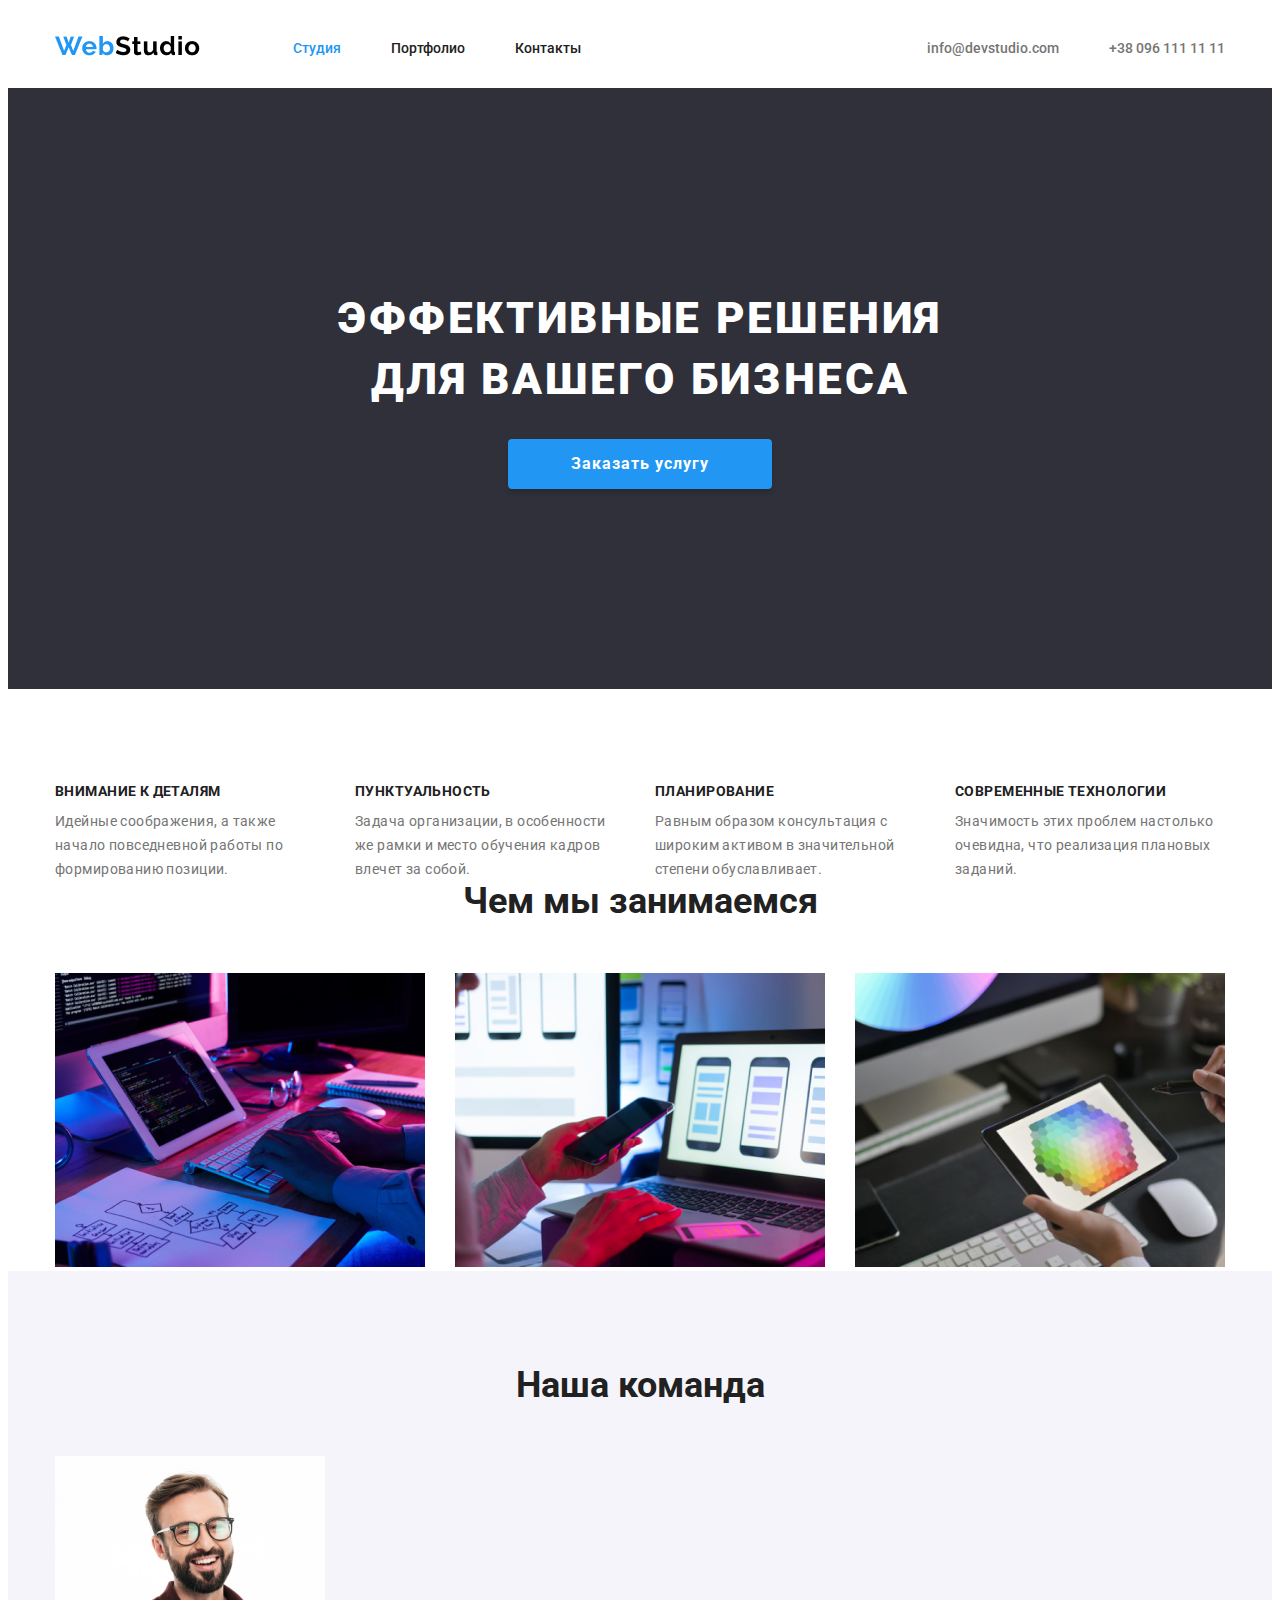
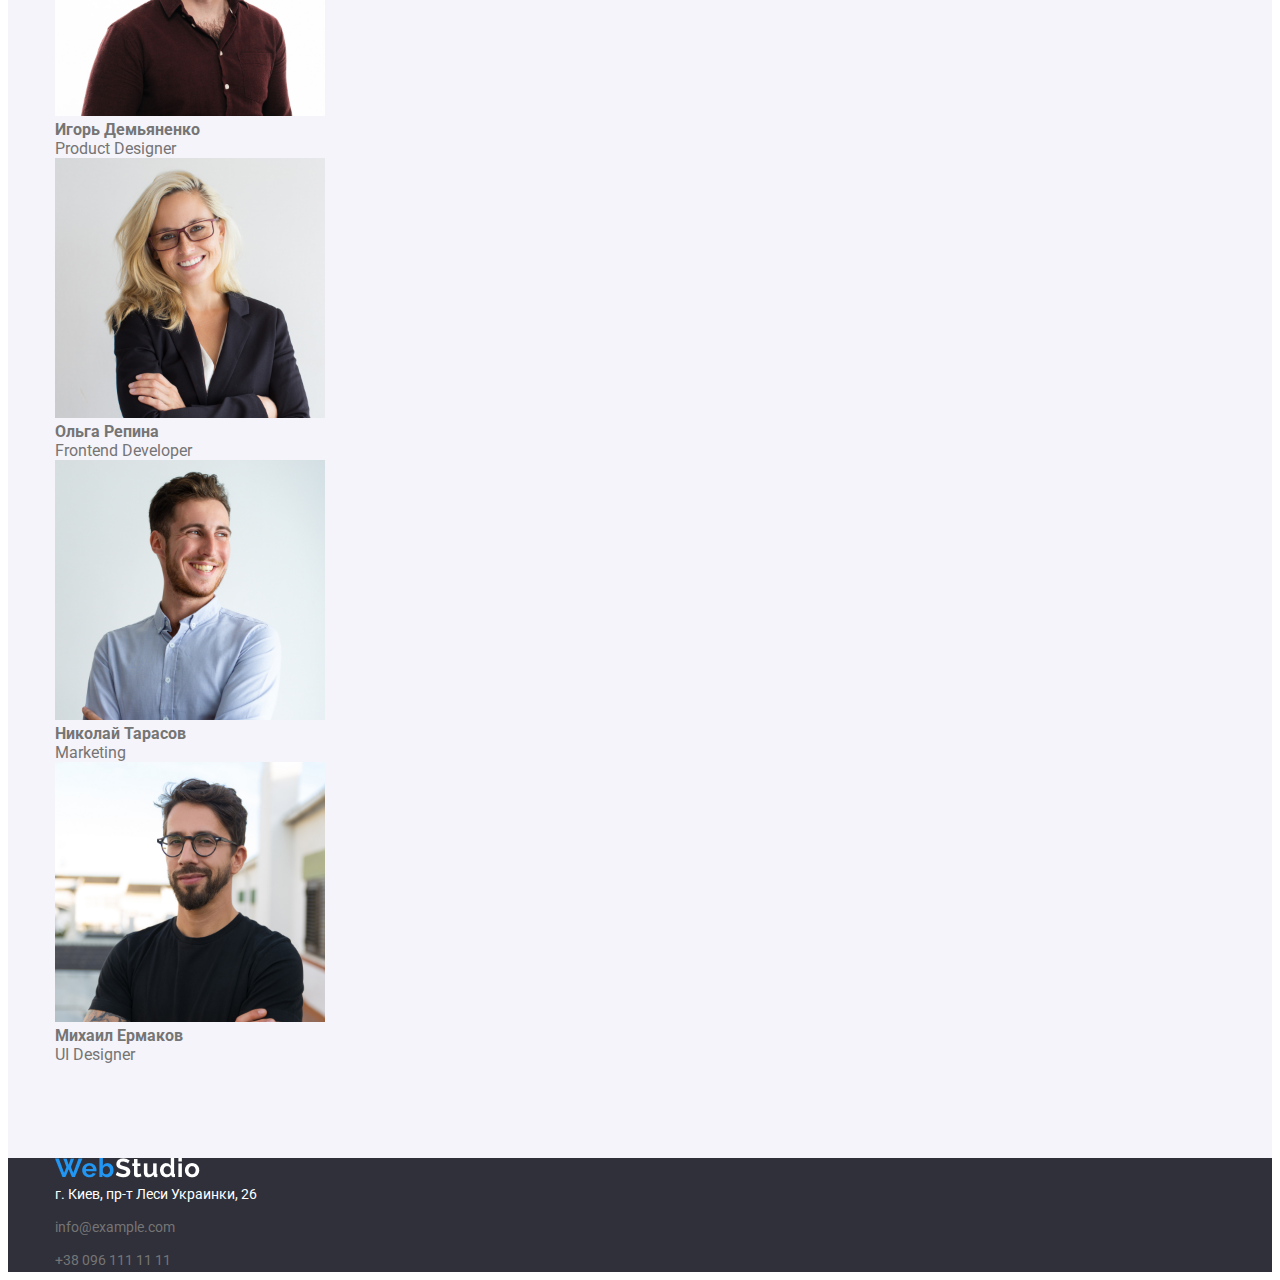
<file: index.html>
<!DOCTYPE html>
<html lang="ru">
<head>
    <meta charset="UTF-8">
    <meta name="viewport" content="width=device-width, initial-scale=1.0">
    <link href="https://fonts.googleapis.com/css2?family=Roboto:wght@400;500;700;900&display=swap" rel="stylesheet">
    <link rel="stylesheet" href="./css/modern-normalize.css">
    <link rel="stylesheet" href="./css/style.css">
    
    <title>WebStudio</title>
</head>
<body>
    <header>
        <nav class="nav container">
           <a class="logo"> <img src="./image/WebStudio.png" alt="logo"></a>

           <ul class="nav-site">
            <li class="item"><a class="link current" href="">Студия</a></li>
            <li class="item"><a class="link" href="./portfolio.html">Портфолио</a></li>
            <li class="item"><a class="link" href="">Контакты</a></li>
           </ul>


             <ul class="auth-link">
             <li class="item"><a class="link" href="mailto:info@devstudio.com">info@devstudio.com</a></li> 
             <li class="item"><a class="link" href="tel:+380961111111">+38 096 111 11 11</a></li>
             </ul>        
       </nav>
    </header>
    <main>
        <section class="hero">
            <div class="container hero-container">
                <h1 class="hero-title">Эффективные решения <br> для вашего бизнеса</h1>
                <a class="button primary btn-hero" href="#">Заказать услугу</a>  
            </div>
        </section>

        <section class="section">
            <div class="container our-work">
                <ul class="our-work-list">
                    <li class="item"><h3 class="our-work-subtitle">Внимание к деталям</h3><p class="our-work-text">Идейные соображения, а также начало повседневной работы по формированию позиции.</li>
                    <li class="item"><h3 class="our-work-subtitle">Пунктуальность</h3><p class="our-work-text">Задача организации, в особенности же рамки и место обучения кадров влечет за собой.</listi>
                    <li class="item"><h3 class="our-work-subtitle">Планирование</h3><p class="our-work-text">Равным образом консультация с широким активом в значительной степени обуславливает.</listi>
                    <li class="item"><h3 class="our-work-subtitle">Современные технологии</h3><p class="our-work-text">Значимость этих проблем настолько очевидна, что реализация плановых заданий.</p></li>
                </ul>

                <div class="our-exemple">
                    <h2 class="section-title">Чем мы занимаемся</h2>
                    <ul class="our-work-exemple">
                        <li class="img"><a href="#"><img src="./image/box1.png" alt="верстка" width="370"></a></li>
                        <li class="img"><a href="#"><img src="./image/box2.png" alt="адаптация" width="370"></a></li>
                        <li class="img"><a href="#"><img src="./image/box3.png" alt="дизайн" width="370"></a></li>
                    </ul> 
                </div>
                
            </div>  
        </section>

        <section class="section team">
            <div class="container team-container">
                <h2 class="section-title team-title">Наша команда</h2>
                <ul class="team-list">
                    <li>
                        <img src="./image/Демьяненко.jpg" alt="Игорь Демьяненко" width="270">
                        <p class="name"><b>Игорь Демьяненко</b></p>
                        <p class="profession">Product Designer</p>
                    </li>
                    <li>
                        <img src="./image/Репина.jpg" alt="Ольга Репина" width="270">
                        <p class="name"><b>Ольга Репина</b></p>
                        <p class="profession">Frontend Developer</p>
                    </li>
                    <li>
                        <img src="./image/Тарасов.jpg" alt="Николай Тарасов" width="270"> 
                        <p class="name"><b>Николай Тарасов</b></p>
                        <p class="profession">Marketing</p>
                    </li>
                    <li>
                        <img src="./image/Ермаков.jpg" alt="Михаил Ермаков" width="270">
                        <p class="name"><b>Михаил Ермаков</b></p>
                        <p class="profession">UI Designer</p>
                    </li>
                </ul> 
            </div>
        </section>
    </main>

    <footer class="footer">
        <div class="container">
            <a><img src="./image/WebStudio_light.png" alt="light logo"></a>
            <address>
            <ul class="contact">
                <li><a class="address" href="#">г. Киев, пр-т Леси Украинки, 26</a></li>
                <li><a class="contact-link" href="mailto:info@example.com">info@example.com</a></li>
                <li><a class="contact-link" href="tel:+380961111111">+38 096 111 11 11</a></li>
                </ul> 
            </address>  
        </div>
    </footer>
</body>
</html>
</file>
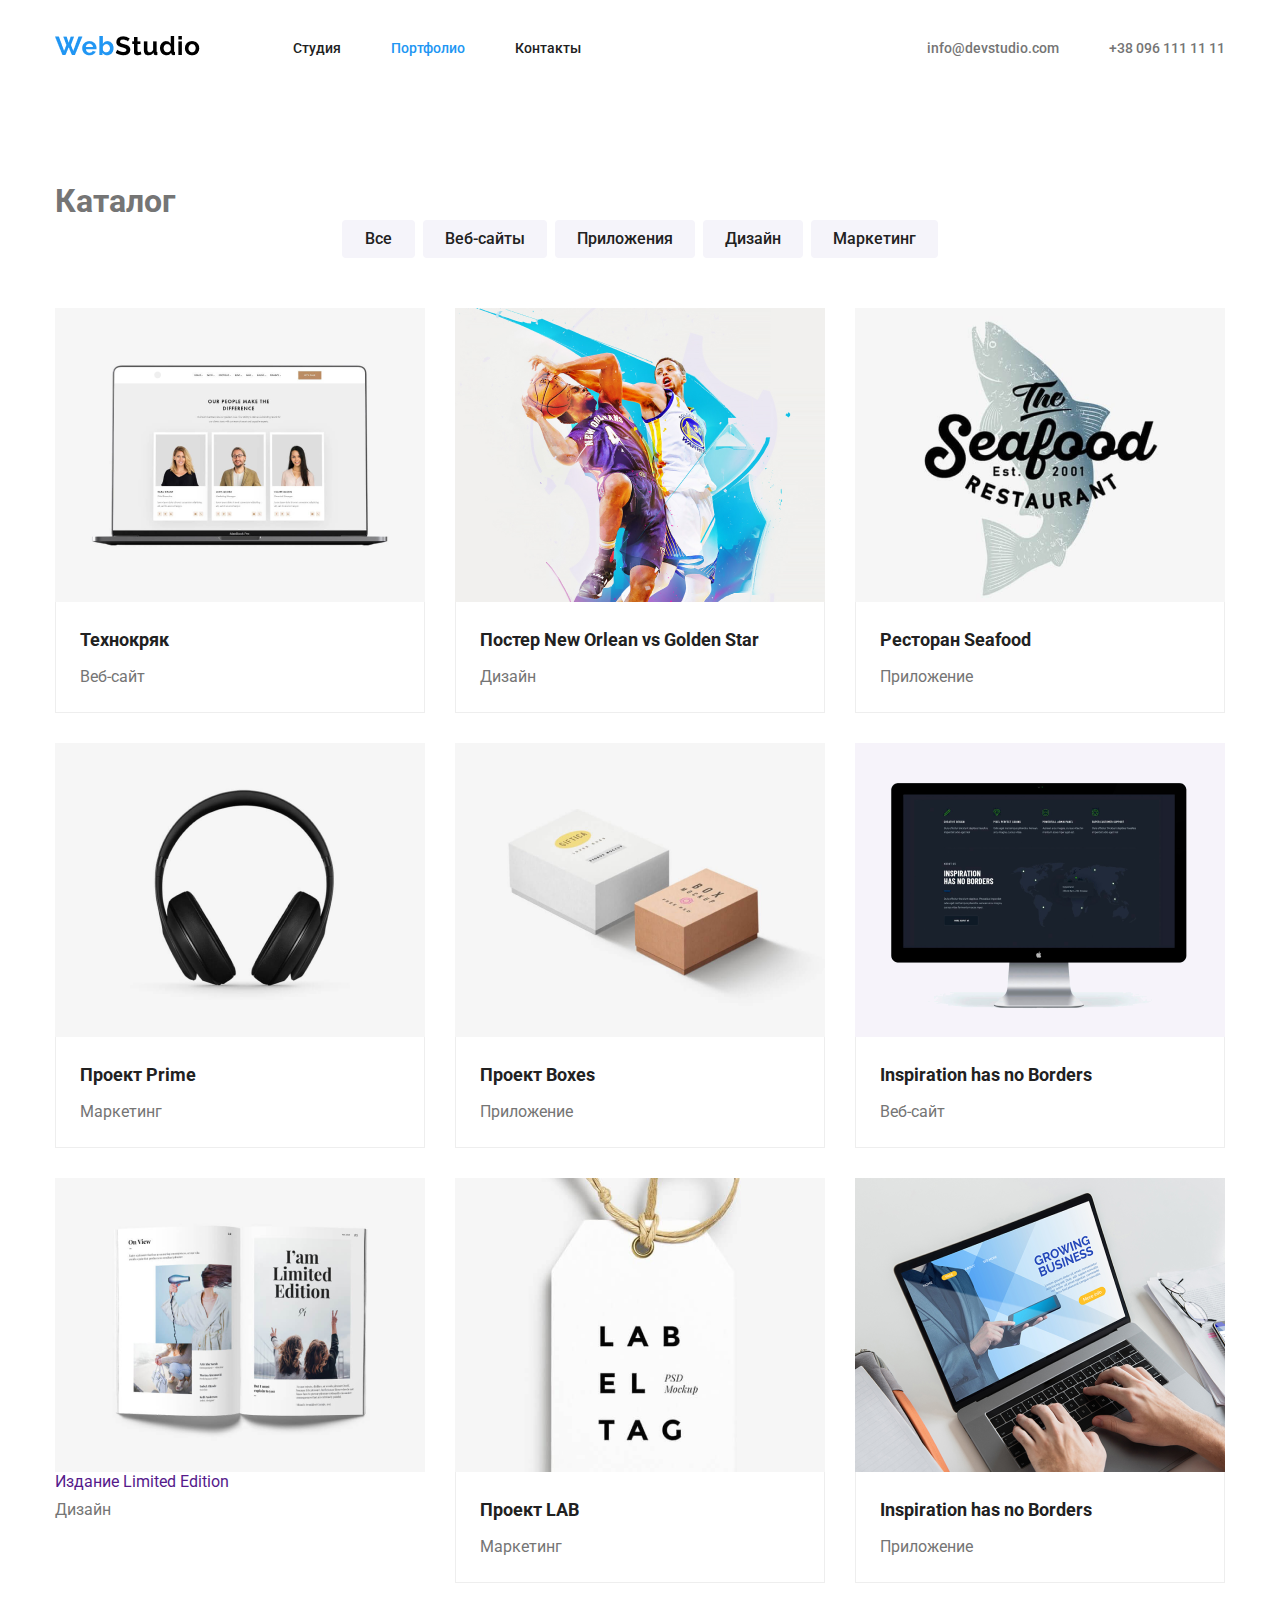
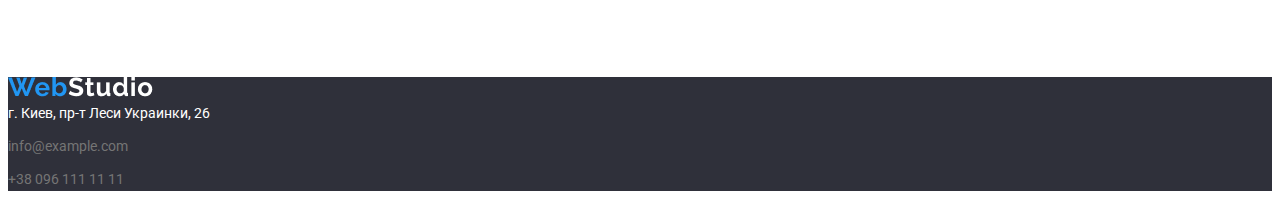
<file: portfolio.html>
<!DOCTYPE html>
<html lang="ru">
<head>
    <meta charset="UTF-8">
    <meta name="viewport" content="width=device-width, initial-scale=1.0">
    <link href="https://fonts.googleapis.com/css2?family=Roboto:wght@400;500;700;900&display=swap" rel="stylesheet">
    <link rel="stylesheet" href="./css/modern-normalize.css">
    <link rel="stylesheet" href="./css/style.css">
    <title>WebStudio</title>
</head>
<body>
    <header class="header">
       <nav class="nav container">
           <a class="logo"> <img src="./image/WebStudio.png" alt="logo"></a>

           <ul class="nav-site">
            <li class="item"><a class="link" href="./index.html">Студия</a></li>
            <li class="item"><a class="link current" href="">Портфолио</a></li>
            <li class="item"><a class="link" href="">Контакты</a></li>
           </ul>


             <ul class="auth-link">
             <li class="item"><a class="link" href="mailto:info@devstudio.com">info@devstudio.com</a></li> 
             <li class="item"><a class="link" href="tel:+380961111111">+38 096 111 11 11</a></li>
             </ul>        
       </nav>
    </header>
    <main>
        <section class="section projects">
            <div class="container container-projects">
                <h1 class="projects-title">Каталог</h1>
                
                    <!-- Радиокнопки групировки работ-->
                    <ul class="container-btn">
                        <li class="btn-figure"><button class="btn">Все</button></li>
                        <li class="btn-figure"><button class="btn">Веб-сайты</button></li>
                        <li class="btn-figure"><button class="btn">Приложения</button></li>
                        <li class="btn-figure"><button class="btn">Дизайн</button></li>
                        <li class="btn-figure"><button class="btn">Маркетинг</button></li>
                    </ul>

                <!--Конкретные примеры работ-->
                <ul class="projects-list">
                    <li class="item"><a href="">
                        <img class="img-content" src="./image/Технокряк.png" alt="Веб-сайт Технокряк" width="370">
                        <div class="list-content">
                            <h2 class="our-projects-title">Технокряк</h2>
                            <p class="our-projects-cat">Веб-сайт</p>
                        </div>
                    </a></li>
                    <li class="item"><a href="">
                        <img class="img-content" src="./image/Постер_New_Orlean_vs_Golden_Star.png" alt="Постер New Orlean vs Golden Star" width="370">
                        <div class="list-content">
                            <h2 class="our-projects-title">Постер New Orlean vs Golden Star</h2>
                            <p class="our-projects-cat">Дизайн</p> 
                        </div>
                        
                    </a></li>
                    <li class="item"><a href="">
                        <img class="img-content" src="./image/Ресторан_Seafood.png" alt="Приложение ресторана Seafood" width="370">
                        <div class="list-content">
                            <h2 class="our-projects-title">Ресторан Seafood</h2>
                            <p class="our-projects-cat">Приложение</p>   
                        </div>  
                    </a></li>

                    <li class="item"><a href="">
                        <img class="img-content" src="./image/Проект_Prime.png" alt="Проект Prime" width="370">
                        <div class="list-content">
                            <h2 class="our-projects-title">Проект Prime</h2>
                            <p class="our-projects-cat">Маркетинг</p>   
                        </div>
                    </a></li>
                    <li class="item"><a href="">
                        <img class="img-content" src="./image/Проект_Boxes.png" alt="Проект Boxes" width="370">
                        <div class="list-content">
                            <h2 class="our-projects-title">Проект Boxes</h2>
                            <p class="our-projects-cat">Приложение</p>  
                        </div>
                    </a></li>
                    <li class="item"><a href="">
                        <img class="img-content" src="./image/Inspiration_no_Border.png" alt="Веб-сайт Inspiration has no Borders" width="370">
                        <div class="list-content">
                            <h2 class="our-projects-title">Inspiration has no Borders</h2>
                            <p class="our-projects-cat">Веб-сайт</p>   
                        </div>
                    </a></li>

                    <li class="item"><a href="">
                        <img class="img-content" src="./image/Издание_Limited_Edition.png" alt="Издание Limited Edition" width="370">
                        <div class="list-content>
                            <h2 class="our-projects-title">Издание Limited Edition</h2>
                            <p class="our-projects-cat">Дизайн</p> 
                        </div>
                    </a></li>

                    <li class="item"><a href="">
                        <img class="img-content" src="./image/Проект_LAB.png" alt="Проект LAB" width="370">
                        <div class="list-content">
                            <h2 class="our-projects-title">Проект LAB</h2>
                            <p class="our-projects-cat">Маркетинг</p>   
                        </div>
                    </a></li>

                    <li class="item"><a href="">
                        <img class="img-content" src="./image/Growing_Business.png" alt="Приложение Growing Business" width="370">
                        <div class="list-content">
                            <h2 class="our-projects-title">Inspiration has no Borders</h2>
                            <p class="our-projects-cat">Приложение</p> 
                        </div>
                    </a></li>

                </ul>
            </div>
            
        </section>
    </main>
    <footer class="footer">
        <a><img src="./image/WebStudio_light.png" alt="light logo"></a>
        <address class="contact">
           <ul>
            <li><a class="address" href="#">г. Киев, пр-т Леси Украинки, 26</a></li>
            <li><a class="contact-link" href="mailto:info@example.com">info@example.com</a></li>
            <li><a class="contact-link" href="tel:+380961111111">+38 096 111 11 11</a></li>
            </ul> 
        </address>
    </footer>
</body>
</html>
</file>
<file: css/style.css>
:root {
    --primary-text-color: #757575;
    --title-color: #212121;
    --title-color-white: #ffffff;
    --accent-color: #2196F3;
    --address-color: (255, 255, 255, 0,6);
}



/* Цвета текста страниц
    цвет заголовков,  #212121 и #FFFFFF, 
    цвет дополнительного текста (p) #757575
    цвет в nav rgba (255, 255, 255, 0,6)

    Цвета подложки FFFFFF, 2F303A, F5F4FA

    Цвет кнопок*, ссылок и  #2196F3,
    #F5F4FA
*/
body {
    background-color: #ffffff;
    color: var(--primary-text-color);

    font-family: 'Raleway', sans-serif;
    font-family: 'Roboto', sans-serif;
}

ul {
    margin: 0px;
    padding: 0px;
}

ul > li {
    list-style: none;
}

a {
    text-decoration: none;
}

h1, h2, h3, p, a {
    margin: 0;
}

button {
    padding: 0;
    border: none;
    font: inherit;
    color: inherit;
    background-color: transparent;
    
    cursor: pointer;
}

.visually-hidden {
  position: absolute;
  width: 1px;
  height: 1px;
  margin: -1px;
  border: 0;
  padding: 0;
  
  white-space: nowrap;
  clip-path: inset(100%);
  clip: rect(0 0 0 0);
  overflow: hidden;
}

.container {
    margin-left: auto;
    margin-right: auto;
    width: 1170px;
    padding-left: 15px;
    padding-right: 15px;
}

.section-title {
    color: var(--title-color);
    
    font-size: 36px;
    font-weight: 700;
    line-height: 1.16;
    text-align: center;
}

/* Навигация сайта*/

.nav {
    display: flex;
    align-items: center;
}

.logo {
    display: block;

    color: var(--accent-color);

    font-family: Raleway;
    font-style: normal;
    font-weight: bold;
    font-size: 26px;
    line-height: 1.92;
}

.logo>.black {
    color: var(--title-color) ;
}

.nav-site {
    display: flex;
    align-items: center;
    margin-left: 93px;
}

.nav-site .item {
    padding-top: 32px;
    padding-bottom: 32px;
}

    
.nav-site .link {
    display: block;    

    color: var(--title-color);

    font-size: 14px;
    font-weight: 500;
    line-height: 1.17;
    text-decoration: none;
}

.nav-site .item + .item, 
.auth-link .item + .item{
    margin-left: 50px;

}


.nav-site .link.current{
    color: var(--accent-color);
}

.nav-site .link:hover,
.nav-site .link:focus {
    color: var(--accent-color);
}


.auth-link {
    margin-left: auto;
    display: flex;
    align-items: center;
}

.auth-link .item .link {
    display: flex;
    align-items: center;
}

.auth-link .link {

    color: var(--primary-text-color);

    font-style: normal;
    font-size: 14px;
    font-weight: 500;
    line-height: 1.17;
    text-decoration: none;
}

.auth-link .link:hover,
.auth-link .link:focus {
    color: var(--accent-color);
}

/* Главная часть, Герой*/

.hero {
    width: 100%;
    background-color: #2F303A;
}

.hero-container {
    text-align: center;
    padding-top: 200px;
    padding-bottom: 200px;
}

.hero-title {
    display: block;
    
    color: var(--title-color-white);

    font-size: 44px;
    font-weight: 900;
    line-height: 1.37;
    text-transform: uppercase;
    letter-spacing: 0.06em;
}

.button.primary {
    display: inline-block;
    margin-top: 30px;
    padding: 10px 32px;
    border-radius: 4px;
    min-width: 200px;
    box-shadow: 0px 4px 4px rgba(0, 0, 0, 0.15);

    background-color: var(--accent-color);
    color: var(--title-color-white);

    font-weight: 700;
    font-size: 16px;
    line-height: 1.875;
    letter-spacing: 0.06em;
    text-align: center;
}

/* Наши преимущества*/

.our-work-list {
    display: flex;
    padding-top: 94px;
}

.our-work-list .item {
    display: inline-block;
    max-width: 270px;
}

.our-work-list .item + .item {
    margin-left: 30px;
}


.our-work-subtitle {
    color: var(--title-color);
    
    font-size: 14px;
    font-weight: 700;
    line-height: 16px;
    letter-spacing: 0.03em;
    text-transform: uppercase;
}

.our-work-text {
    padding-top: 10px;

    font-size: 14px;
    font-weight: 400;
    line-height: 24px;
    letter-spacing: 0.03em;
}

/* Наши работы*/
.container.work-exemple {
    padding-top: 94px;
    padding-bottom: 94px;
}

.our-work-exemple {
    display: flex;
    justify-content: space-between;
    margin-top: 50px;
}

.our-work-exemple>.img:not(:last-child) {
    padding-right: 30px;
}

.img>a {
    display: block;
}

/* Наша команда*/

.team{
    background-color: #F5F4FA;
}

.team-container {
    padding-top: 94px;
    padding-bottom: 94px;
}

.team-title{
    margin-bottom: 50px;
}


.team-items {
    display: flex;
}

.team-items>.card {
    width: 270px;
    margin-right: 30px;
    background: #FFFFFF;

    box-shadow: 0px 1px 3px rgba(0, 0, 0, 0.12),
    0px 1px 1px rgba(0, 0, 0, 0.14),
    0px 2px 1px rgba(0, 0, 0, 0.2);
    border-radius: 0px 0px 4px 4px;
}

.team-items>.card:last-child {
    margin-right: 0px;
}

.card-text {
    padding-top: 30px;
    padding-bottom: 30px;
    text-align: center;

}

.team-items .name {
    margin-bottom: 10px;

    color: var(--title-color);

    font-size: 16px;
    font-weight: 500;
    line-height: 1.18;
}

.team-items .profession {
    font-size: 16px;
    font-weight: 400;
    line-height: 1.18;
}

/* Подвал */

.footer {
    width: 100%;
    background-color: #2F303A;

}

.footer-container {
    padding-top: 60px;
    padding-bottom: 60px;
}

.logo>.white {
    color: var(--title-color-white);
}

.contact li + li {
    margin-top: 9px;
}

.contact a {
    font-style: normal;
    font-size: 14px;
    font-weight: 400;
    line-height: 24px;
    text-decoration: none;
}

.contact .address {
    color: var(--title-color-white);
}

.contact .contact-link {
    color: var(--address-color);

}

/* ----------Страница - ПОРТФОЛИО -------------------------------------------------------*/
.container-projects {
    padding-top: 94px;
    padding-bottom: 94px;
}



/* Радиокнопки, выбор категории работ*/
.container-btn {
    display: flex;
    justify-content: center;
    margin-bottom: 50px;
}

.container-btn .btn-figure+.btn-figure {
    margin-left: 8px;
}


.btn {
    border-radius: 4px;
    padding: 6px 22px;
    min-width: 73px;

    background-color: #F5F4FA;
    color: var(--title-color);

    font-weight: 500;
    font-size: 16px;
    line-height: 1.625;
    text-align: center;
}

.btn:focus,
.btn:hover {
    background-color: var(--accent-color);
    color: var(--title-color-white);
    box-shadow: 0px 3px 1px rgba(0, 0, 0, 0.1),
    0px 1px 2px rgba(0, 0, 0, 0.08),
    0px 2px 2px rgba(0, 0, 0, 0.12);
}

/* Проекты*/
.projects-list {
    display: flex;
    flex-wrap: wrap;
}

.projects-list>.item {
    width: 370px;
    margin-right: 30px;
    margin-bottom: 30px;
}

.projects-list .item:nth-child(3n) {
    margin-right: 0px;
}

.projects-list .item:nth-last-child(-n+3) {
    margin-bottom: 0px;
}

.projects-list a {
    display: block;
}

.img-content {
    display: block;
}

.list-content {
    padding-top: 20px;
    padding-bottom: 20px;
    padding-left: 24px;
    padding-right: 24px;

    border-right-width: 1px;
    border-right-style: solid;
    border-right-color: #eeeeee;

    border-bottom-width: 1px;
    border-bottom-style: solid;
    border-bottom-color: #eeeeee;

    border-left-width: 1px;
    border-left-style: solid;
    border-left-color: #eeeeee;

}

.our-projects-title {
    color: var(--title-color);

    font-size: 18px;
    font-weight: 700;
    line-height: 2;

}
.our-projects-cat {
    margin-top: 4px;

    color: var(--primary-text-color);

    font-size: 16px;
    font-weight: 400;
    line-height: 1.87;
}
</file>
